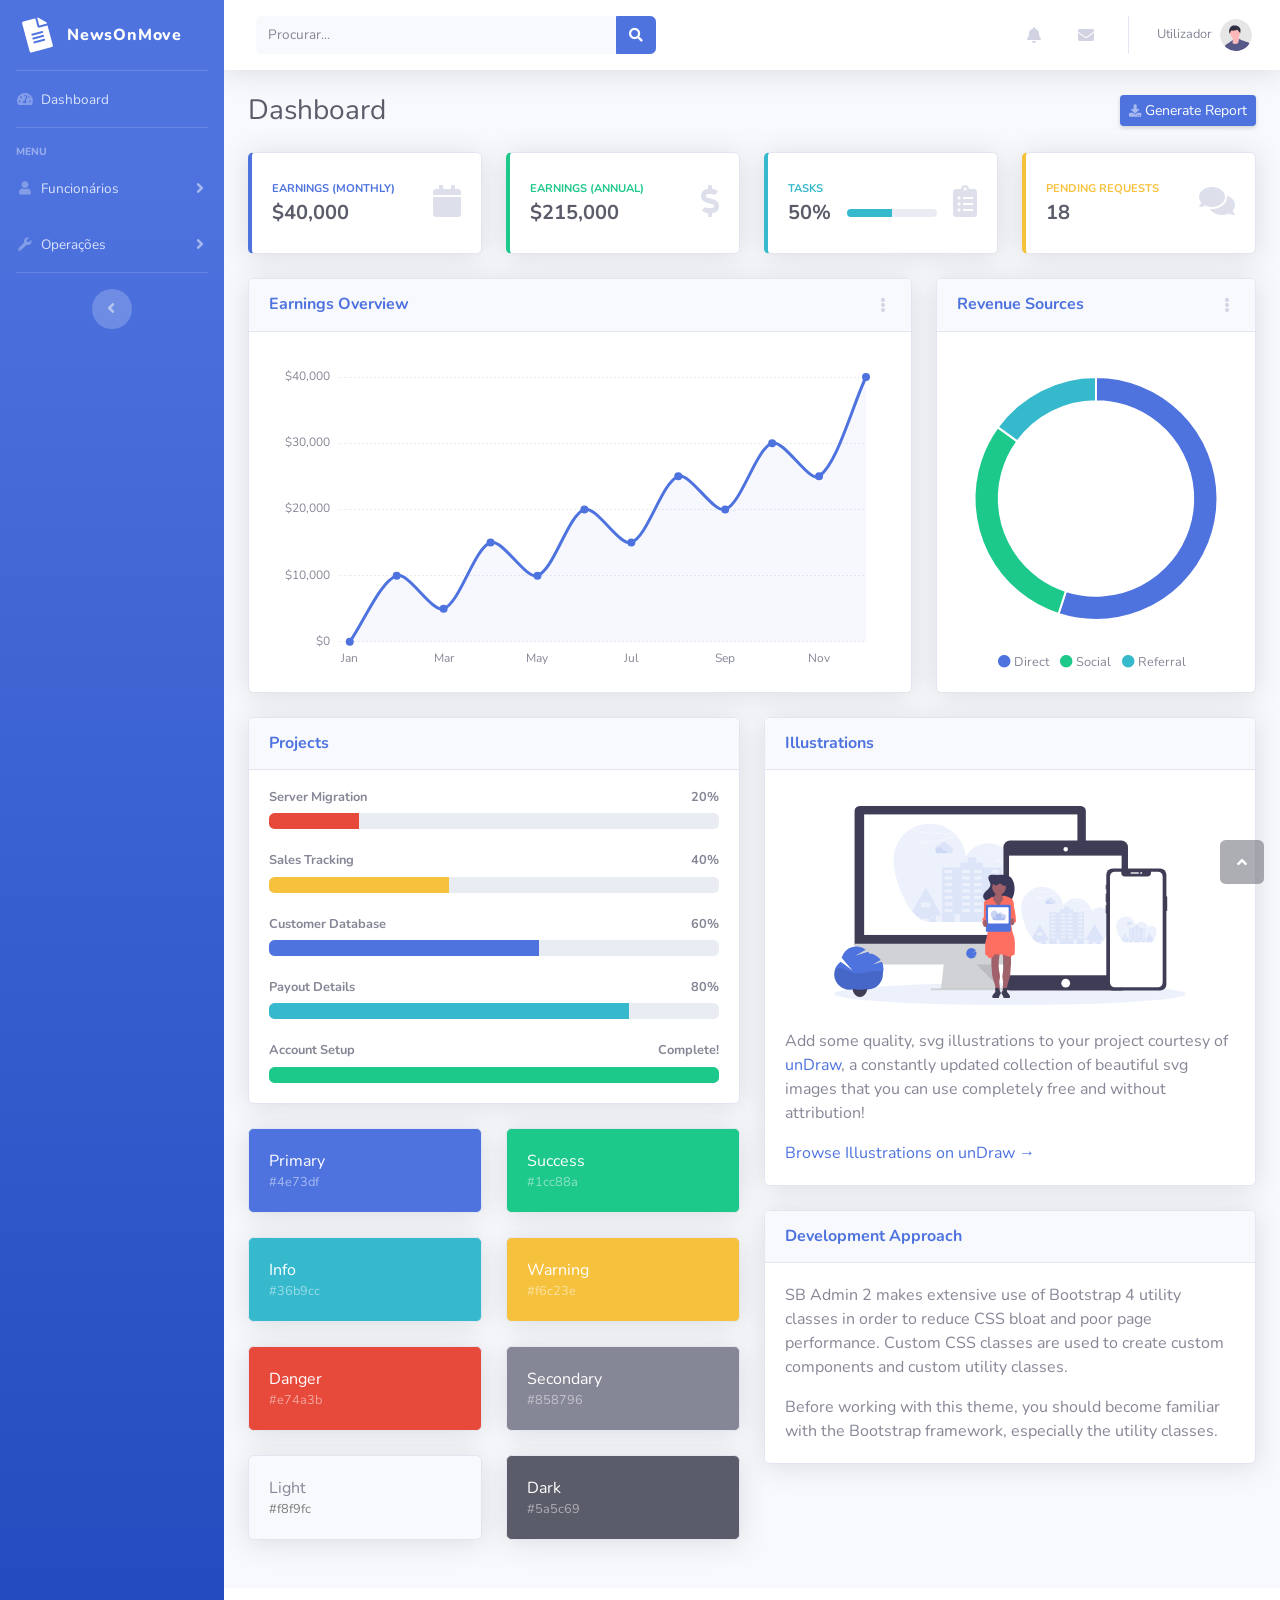
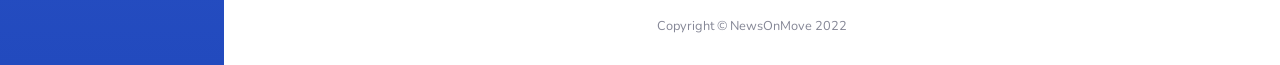
<file: Back-Office/index.html>
<!DOCTYPE html>
<html lang="pt">

<head>

    <meta charset="utf-8">
    <meta http-equiv="X-UA-Compatible" content="IE=edge">
    <meta name="viewport" content="width=device-width, initial-scale=1, shrink-to-fit=no">
    <meta name="description" content="">
    <meta name="author" content="">

    <title>NewsOnMove</title>

    <!-- Custom fonts for this template-->
    <link href="vendor/fontawesome-free/css/all.min.css" rel="stylesheet" type="text/css">
    <link
        href="https://fonts.googleapis.com/css?family=Nunito:200,200i,300,300i,400,400i,600,600i,700,700i,800,800i,900,900i"
        rel="stylesheet">

    <!-- Custom styles for this template-->
    <link href="css/sb-admin-2.min.css" rel="stylesheet">

</head>

<body id="page-top">

    <!-- Page Wrapper -->
    <div id="wrapper">

        <!-- Sidebar -->
        <ul class="navbar-nav bg-gradient-primary sidebar sidebar-dark accordion" id="accordionSidebar">

            <!-- Sidebar - Brand -->
            <a class="sidebar-brand d-flex align-items-center justify-content-center" href="index.html">
                <div class="sidebar-brand-icon rotate-n-15">
                    <i class="fas fa-file-alt"></i>
                </div>
                <div class="sidebar-brand-text mx-3">NewsOnMove</sup></div>
            </a>

            <!-- Divider -->
            <hr class="sidebar-divider my-0">

            <!-- Nav Item - Dashboard -->
            <li class="nav-item">
                <a class="nav-link" href="index.html">
                    <i class="fas fa-fw fa-tachometer-alt"></i>
                    <span>Dashboard</span></a>
            </li>

           <!-- Divider -->
           <hr class="sidebar-divider">

           <!-- Heading -->
           <div class="sidebar-heading">
               Menu
           </div>

           <!-- Nav Item - Funcionarios Collapse Menu -->
           <li class="nav-item">
               <a class="nav-link collapsed" href="#" data-toggle="collapse" data-target="#collapseTwo"
                   aria-expanded="true" aria-controls="collapseTwo">
                   <i class="fas fa-fw fa-user"></i>
                   <span>Funcionários</span>
               </a>
               <div id="collapseTwo" class="collapse" aria-labelledby="headingTwo" data-parent="#accordionSidebar">
                   <div class="bg-white py-2 collapse-inner rounded">
                       <a class="collapse-item" href="registoFunc.html">Registar</a>
                   </div>
               </div>
           </li>

           <!-- Nav Item - Operações Collapse Menu -->
           <li class="nav-item">
            <a class="nav-link collapsed" href="#" data-toggle="collapse" data-target="#collapseUtilities"
                aria-expanded="true" aria-controls="collapseUtilities">
                <i class="fas fa-fw fa-wrench"></i>
                <span>Operações</span>
            </a>
            <div id="collapseUtilities" class="collapse" aria-labelledby="headingUtilities"
                data-parent="#accordionSidebar">
                <div class="bg-white py-2 collapse-inner rounded">
                    <a class="collapse-item" href="blank.html">Registar</a>
                </div>
            </div>
        </li>

            <!-- Divider -->
            <hr class="sidebar-divider d-none d-md-block">

            <!-- Sidebar Toggler (Sidebar) -->
            <div class="text-center d-none d-md-inline">
                <button class="rounded-circle border-0" id="sidebarToggle"></button>
            </div>

        </ul>
        <!-- End of Sidebar -->

        <!-- Content Wrapper -->
        <div id="content-wrapper" class="d-flex flex-column">

            <!-- Main Content -->
            <div id="content">

                <!-- Topbar -->
                <nav class="navbar navbar-expand navbar-light bg-white topbar mb-4 static-top shadow">

                    <!-- Sidebar Toggle (Topbar) -->
                    <button id="sidebarToggleTop" class="btn btn-link d-md-none rounded-circle mr-3">
                        <i class="fa fa-bars"></i>
                    </button>

                    <!-- Topbar Search -->
                    <form
                        class="d-none d-sm-inline-block form-inline mr-auto ml-md-3 my-2 my-md-0 mw-100 navbar-search">
                        <div class="input-group">
                            <input type="text" class="form-control bg-light border-0 small" placeholder="Procurar..."
                                aria-label="Search" aria-describedby="basic-addon2">
                            <div class="input-group-append">
                                <button class="btn btn-primary" type="button">
                                    <i class="fas fa-search fa-sm"></i>
                                </button>
                            </div>
                        </div>
                    </form>

                    <!-- Topbar Navbar -->
                    <ul class="navbar-nav ml-auto">

                        <!-- Nav Item - Search Dropdown (Visible Only XS) -->
                        <li class="nav-item dropdown no-arrow d-sm-none">
                            <a class="nav-link dropdown-toggle" href="#" id="searchDropdown" role="button"
                                data-toggle="dropdown" aria-haspopup="true" aria-expanded="false">
                                <i class="fas fa-search fa-fw"></i>
                            </a>
                            <!-- Dropdown - Messages -->
                            <div class="dropdown-menu dropdown-menu-right p-3 shadow animated--grow-in"
                                aria-labelledby="searchDropdown">
                                <form class="form-inline mr-auto w-100 navbar-search">
                                    <div class="input-group">
                                        <input type="text" class="form-control bg-light border-0 small"
                                            placeholder="Procurar..." aria-label="Search"
                                            aria-describedby="basic-addon2">
                                        <div class="input-group-append">
                                            <button class="btn btn-primary" type="button">
                                                <i class="fas fa-search fa-sm"></i>
                                            </button>
                                        </div>
                                    </div>
                                </form>
                            </div>
                        </li>

                        <!-- Nav Item - Alerts -->
                        <li class="nav-item dropdown no-arrow mx-1">
                            <a class="nav-link dropdown-toggle" href="#" id="alertsDropdown" role="button"
                                data-toggle="dropdown" aria-haspopup="true" aria-expanded="false">
                                <i class="fas fa-bell fa-fw"></i>
                                <!-- Counter - Alerts -->
                                <span class="badge badge-danger badge-counter"></span>
                            </a>
                            <!-- Dropdown - Alerts -->
                            <div class="dropdown-list dropdown-menu dropdown-menu-right shadow animated--grow-in"
                                aria-labelledby="alertsDropdown">
                                <h6 class="dropdown-header">
                                    Centro de Alertas
                                </h6>
                                <a class="dropdown-item text-center small text-gray-500" href="#">Mais Alertas...</a>
                            </div>
                        </li>

                        <!-- Nav Item - Messages -->
                        <li class="nav-item dropdown no-arrow mx-1">
                            <a class="nav-link dropdown-toggle" href="#" id="messagesDropdown" role="button"
                                data-toggle="dropdown" aria-haspopup="true" aria-expanded="false">
                                <i class="fas fa-envelope fa-fw"></i>
                                <!-- Counter - Messages -->
                                <span class="badge badge-danger badge-counter"></span>
                            </a>
                            <!-- Dropdown - Messages -->
                            <div class="dropdown-list dropdown-menu dropdown-menu-right shadow animated--grow-in"
                                aria-labelledby="messagesDropdown">
                                <h6 class="dropdown-header">
                                    Centro de Mensagens
                                </h6>
                                <a class="dropdown-item text-center small text-gray-500" href="#">Mais Mensagens...</a>
                            </div>
                        </li>

                        <div class="topbar-divider d-none d-sm-block"></div>

                        <!-- Nav Item - User Information -->
                        <li class="nav-item dropdown no-arrow">
                            <a class="nav-link dropdown-toggle" href="#" id="userDropdown" role="button"
                                data-toggle="dropdown" aria-haspopup="true" aria-expanded="false">
                                <span class="mr-2 d-none d-lg-inline text-gray-600 small">Utilizador</span>
                                <img class="img-profile rounded-circle"
                                    src="img/undraw_profile.svg">
                            </a>
                            <!-- Dropdown - User Information -->
                            <div class="dropdown-menu dropdown-menu-right shadow animated--grow-in"
                                aria-labelledby="userDropdown">
                                <a class="dropdown-item" href="#">
                                    <i class="fas fa-user fa-sm fa-fw mr-2 text-gray-400"></i>
                                    Perfil
                                </a>
                                <a class="dropdown-item" href="#">
                                    <i class="fas fa-cogs fa-sm fa-fw mr-2 text-gray-400"></i>
                                    Definições
                                </a>
                                <a class="dropdown-item" href="#">
                                    <i class="fas fa-list fa-sm fa-fw mr-2 text-gray-400"></i>
                                    Registo de Atividades
                                </a>
                                <div class="dropdown-divider"></div>
                                <a class="dropdown-item" href="#" data-toggle="modal" data-target="#logoutModal">
                                    <i class="fas fa-sign-out-alt fa-sm fa-fw mr-2 text-gray-400"></i>
                                    Logout
                                </a>
                            </div>
                        </li>

                    </ul>

                </nav>
                <!-- End of Topbar -->

                <!-- Begin Page Content -->
                <div class="container-fluid">

                    <!-- Page Heading -->
                    <div class="d-sm-flex align-items-center justify-content-between mb-4">
                        <h1 class="h3 mb-0 text-gray-800">Dashboard</h1>
                        <a href="#" class="d-none d-sm-inline-block btn btn-sm btn-primary shadow-sm"><i
                                class="fas fa-download fa-sm text-white-50"></i> Generate Report</a>
                    </div>

                    <!-- Content Row -->
                    <div class="row">

                        <!-- Earnings (Monthly) Card Example -->
                        <div class="col-xl-3 col-md-6 mb-4">
                            <div class="card border-left-primary shadow h-100 py-2">
                                <div class="card-body">
                                    <div class="row no-gutters align-items-center">
                                        <div class="col mr-2">
                                            <div class="text-xs font-weight-bold text-primary text-uppercase mb-1">
                                                Earnings (Monthly)</div>
                                            <div class="h5 mb-0 font-weight-bold text-gray-800">$40,000</div>
                                        </div>
                                        <div class="col-auto">
                                            <i class="fas fa-calendar fa-2x text-gray-300"></i>
                                        </div>
                                    </div>
                                </div>
                            </div>
                        </div>

                        <!-- Earnings (Monthly) Card Example -->
                        <div class="col-xl-3 col-md-6 mb-4">
                            <div class="card border-left-success shadow h-100 py-2">
                                <div class="card-body">
                                    <div class="row no-gutters align-items-center">
                                        <div class="col mr-2">
                                            <div class="text-xs font-weight-bold text-success text-uppercase mb-1">
                                                Earnings (Annual)</div>
                                            <div class="h5 mb-0 font-weight-bold text-gray-800">$215,000</div>
                                        </div>
                                        <div class="col-auto">
                                            <i class="fas fa-dollar-sign fa-2x text-gray-300"></i>
                                        </div>
                                    </div>
                                </div>
                            </div>
                        </div>

                        <!-- Earnings (Monthly) Card Example -->
                        <div class="col-xl-3 col-md-6 mb-4">
                            <div class="card border-left-info shadow h-100 py-2">
                                <div class="card-body">
                                    <div class="row no-gutters align-items-center">
                                        <div class="col mr-2">
                                            <div class="text-xs font-weight-bold text-info text-uppercase mb-1">Tasks
                                            </div>
                                            <div class="row no-gutters align-items-center">
                                                <div class="col-auto">
                                                    <div class="h5 mb-0 mr-3 font-weight-bold text-gray-800">50%</div>
                                                </div>
                                                <div class="col">
                                                    <div class="progress progress-sm mr-2">
                                                        <div class="progress-bar bg-info" role="progressbar"
                                                            style="width: 50%" aria-valuenow="50" aria-valuemin="0"
                                                            aria-valuemax="100"></div>
                                                    </div>
                                                </div>
                                            </div>
                                        </div>
                                        <div class="col-auto">
                                            <i class="fas fa-clipboard-list fa-2x text-gray-300"></i>
                                        </div>
                                    </div>
                                </div>
                            </div>
                        </div>

                        <!-- Pending Requests Card Example -->
                        <div class="col-xl-3 col-md-6 mb-4">
                            <div class="card border-left-warning shadow h-100 py-2">
                                <div class="card-body">
                                    <div class="row no-gutters align-items-center">
                                        <div class="col mr-2">
                                            <div class="text-xs font-weight-bold text-warning text-uppercase mb-1">
                                                Pending Requests</div>
                                            <div class="h5 mb-0 font-weight-bold text-gray-800">18</div>
                                        </div>
                                        <div class="col-auto">
                                            <i class="fas fa-comments fa-2x text-gray-300"></i>
                                        </div>
                                    </div>
                                </div>
                            </div>
                        </div>
                    </div>

                    <!-- Content Row -->

                    <div class="row">

                        <!-- Area Chart -->
                        <div class="col-xl-8 col-lg-7">
                            <div class="card shadow mb-4">
                                <!-- Card Header - Dropdown -->
                                <div
                                    class="card-header py-3 d-flex flex-row align-items-center justify-content-between">
                                    <h6 class="m-0 font-weight-bold text-primary">Earnings Overview</h6>
                                    <div class="dropdown no-arrow">
                                        <a class="dropdown-toggle" href="#" role="button" id="dropdownMenuLink"
                                            data-toggle="dropdown" aria-haspopup="true" aria-expanded="false">
                                            <i class="fas fa-ellipsis-v fa-sm fa-fw text-gray-400"></i>
                                        </a>
                                        <div class="dropdown-menu dropdown-menu-right shadow animated--fade-in"
                                            aria-labelledby="dropdownMenuLink">
                                            <div class="dropdown-header">Dropdown Header:</div>
                                            <a class="dropdown-item" href="#">Action</a>
                                            <a class="dropdown-item" href="#">Another action</a>
                                            <div class="dropdown-divider"></div>
                                            <a class="dropdown-item" href="#">Something else here</a>
                                        </div>
                                    </div>
                                </div>
                                <!-- Card Body -->
                                <div class="card-body">
                                    <div class="chart-area">
                                        <canvas id="myAreaChart"></canvas>
                                    </div>
                                </div>
                            </div>
                        </div>

                        <!-- Pie Chart -->
                        <div class="col-xl-4 col-lg-5">
                            <div class="card shadow mb-4">
                                <!-- Card Header - Dropdown -->
                                <div
                                    class="card-header py-3 d-flex flex-row align-items-center justify-content-between">
                                    <h6 class="m-0 font-weight-bold text-primary">Revenue Sources</h6>
                                    <div class="dropdown no-arrow">
                                        <a class="dropdown-toggle" href="#" role="button" id="dropdownMenuLink"
                                            data-toggle="dropdown" aria-haspopup="true" aria-expanded="false">
                                            <i class="fas fa-ellipsis-v fa-sm fa-fw text-gray-400"></i>
                                        </a>
                                        <div class="dropdown-menu dropdown-menu-right shadow animated--fade-in"
                                            aria-labelledby="dropdownMenuLink">
                                            <div class="dropdown-header">Dropdown Header:</div>
                                            <a class="dropdown-item" href="#">Action</a>
                                            <a class="dropdown-item" href="#">Another action</a>
                                            <div class="dropdown-divider"></div>
                                            <a class="dropdown-item" href="#">Something else here</a>
                                        </div>
                                    </div>
                                </div>
                                <!-- Card Body -->
                                <div class="card-body">
                                    <div class="chart-pie pt-4 pb-2">
                                        <canvas id="myPieChart"></canvas>
                                    </div>
                                    <div class="mt-4 text-center small">
                                        <span class="mr-2">
                                            <i class="fas fa-circle text-primary"></i> Direct
                                        </span>
                                        <span class="mr-2">
                                            <i class="fas fa-circle text-success"></i> Social
                                        </span>
                                        <span class="mr-2">
                                            <i class="fas fa-circle text-info"></i> Referral
                                        </span>
                                    </div>
                                </div>
                            </div>
                        </div>
                    </div>

                    <!-- Content Row -->
                    <div class="row">

                        <!-- Content Column -->
                        <div class="col-lg-6 mb-4">

                            <!-- Project Card Example -->
                            <div class="card shadow mb-4">
                                <div class="card-header py-3">
                                    <h6 class="m-0 font-weight-bold text-primary">Projects</h6>
                                </div>
                                <div class="card-body">
                                    <h4 class="small font-weight-bold">Server Migration <span
                                            class="float-right">20%</span></h4>
                                    <div class="progress mb-4">
                                        <div class="progress-bar bg-danger" role="progressbar" style="width: 20%"
                                            aria-valuenow="20" aria-valuemin="0" aria-valuemax="100"></div>
                                    </div>
                                    <h4 class="small font-weight-bold">Sales Tracking <span
                                            class="float-right">40%</span></h4>
                                    <div class="progress mb-4">
                                        <div class="progress-bar bg-warning" role="progressbar" style="width: 40%"
                                            aria-valuenow="40" aria-valuemin="0" aria-valuemax="100"></div>
                                    </div>
                                    <h4 class="small font-weight-bold">Customer Database <span
                                            class="float-right">60%</span></h4>
                                    <div class="progress mb-4">
                                        <div class="progress-bar" role="progressbar" style="width: 60%"
                                            aria-valuenow="60" aria-valuemin="0" aria-valuemax="100"></div>
                                    </div>
                                    <h4 class="small font-weight-bold">Payout Details <span
                                            class="float-right">80%</span></h4>
                                    <div class="progress mb-4">
                                        <div class="progress-bar bg-info" role="progressbar" style="width: 80%"
                                            aria-valuenow="80" aria-valuemin="0" aria-valuemax="100"></div>
                                    </div>
                                    <h4 class="small font-weight-bold">Account Setup <span
                                            class="float-right">Complete!</span></h4>
                                    <div class="progress">
                                        <div class="progress-bar bg-success" role="progressbar" style="width: 100%"
                                            aria-valuenow="100" aria-valuemin="0" aria-valuemax="100"></div>
                                    </div>
                                </div>
                            </div>

                            <!-- Color System -->
                            <div class="row">
                                <div class="col-lg-6 mb-4">
                                    <div class="card bg-primary text-white shadow">
                                        <div class="card-body">
                                            Primary
                                            <div class="text-white-50 small">#4e73df</div>
                                        </div>
                                    </div>
                                </div>
                                <div class="col-lg-6 mb-4">
                                    <div class="card bg-success text-white shadow">
                                        <div class="card-body">
                                            Success
                                            <div class="text-white-50 small">#1cc88a</div>
                                        </div>
                                    </div>
                                </div>
                                <div class="col-lg-6 mb-4">
                                    <div class="card bg-info text-white shadow">
                                        <div class="card-body">
                                            Info
                                            <div class="text-white-50 small">#36b9cc</div>
                                        </div>
                                    </div>
                                </div>
                                <div class="col-lg-6 mb-4">
                                    <div class="card bg-warning text-white shadow">
                                        <div class="card-body">
                                            Warning
                                            <div class="text-white-50 small">#f6c23e</div>
                                        </div>
                                    </div>
                                </div>
                                <div class="col-lg-6 mb-4">
                                    <div class="card bg-danger text-white shadow">
                                        <div class="card-body">
                                            Danger
                                            <div class="text-white-50 small">#e74a3b</div>
                                        </div>
                                    </div>
                                </div>
                                <div class="col-lg-6 mb-4">
                                    <div class="card bg-secondary text-white shadow">
                                        <div class="card-body">
                                            Secondary
                                            <div class="text-white-50 small">#858796</div>
                                        </div>
                                    </div>
                                </div>
                                <div class="col-lg-6 mb-4">
                                    <div class="card bg-light text-black shadow">
                                        <div class="card-body">
                                            Light
                                            <div class="text-black-50 small">#f8f9fc</div>
                                        </div>
                                    </div>
                                </div>
                                <div class="col-lg-6 mb-4">
                                    <div class="card bg-dark text-white shadow">
                                        <div class="card-body">
                                            Dark
                                            <div class="text-white-50 small">#5a5c69</div>
                                        </div>
                                    </div>
                                </div>
                            </div>

                        </div>

                        <div class="col-lg-6 mb-4">

                            <!-- Illustrations -->
                            <div class="card shadow mb-4">
                                <div class="card-header py-3">
                                    <h6 class="m-0 font-weight-bold text-primary">Illustrations</h6>
                                </div>
                                <div class="card-body">
                                    <div class="text-center">
                                        <img class="img-fluid px-3 px-sm-4 mt-3 mb-4" style="width: 25rem;"
                                            src="img/undraw_posting_photo.svg" alt="...">
                                    </div>
                                    <p>Add some quality, svg illustrations to your project courtesy of <a
                                            target="_blank" rel="nofollow" href="https://undraw.co/">unDraw</a>, a
                                        constantly updated collection of beautiful svg images that you can use
                                        completely free and without attribution!</p>
                                    <a target="_blank" rel="nofollow" href="https://undraw.co/">Browse Illustrations on
                                        unDraw &rarr;</a>
                                </div>
                            </div>

                            <!-- Approach -->
                            <div class="card shadow mb-4">
                                <div class="card-header py-3">
                                    <h6 class="m-0 font-weight-bold text-primary">Development Approach</h6>
                                </div>
                                <div class="card-body">
                                    <p>SB Admin 2 makes extensive use of Bootstrap 4 utility classes in order to reduce
                                        CSS bloat and poor page performance. Custom CSS classes are used to create
                                        custom components and custom utility classes.</p>
                                    <p class="mb-0">Before working with this theme, you should become familiar with the
                                        Bootstrap framework, especially the utility classes.</p>
                                </div>
                            </div>

                        </div>
                    </div>

                </div>
                <!-- /.container-fluid -->

            </div>
            <!-- End of Main Content -->

            <!-- Footer -->
            <footer class="sticky-footer bg-white">
                <div class="container my-auto">
                    <div class="copyright text-center my-auto">
                        <span>Copyright &copy; NewsOnMove 2022</span>
                    </div>
                </div>
            </footer>
            <!-- End of Footer -->

        </div>
        <!-- End of Content Wrapper -->

    </div>
    <!-- End of Page Wrapper -->

    <!-- Scroll to Top Button-->
    <a class="scroll-to-top rounded" href="#page-top">
        <i class="fas fa-angle-up"></i>
    </a>

    <!-- Logout Modal-->
    <div class="modal fade" id="logoutModal" tabindex="-1" role="dialog" aria-labelledby="exampleModalLabel"
        aria-hidden="true">
        <div class="modal-dialog" role="document">
            <div class="modal-content">
                <div class="modal-header">
                    <h5 class="modal-title" id="exampleModalLabel">Ready to Leave?</h5>
                    <button class="close" type="button" data-dismiss="modal" aria-label="Close">
                        <span aria-hidden="true">×</span>
                    </button>
                </div>
                <div class="modal-body">Select "Logout" below if you are ready to end your current session.</div>
                <div class="modal-footer">
                    <button class="btn btn-secondary" type="button" data-dismiss="modal">Cancel</button>
                    <a class="btn btn-primary" href="login.html">Logout</a>
                </div>
            </div>
        </div>
    </div>

    <!-- Bootstrap core JavaScript-->
    <script src="vendor/jquery/jquery.min.js"></script>
    <script src="vendor/bootstrap/js/bootstrap.bundle.min.js"></script>

    <!-- Core plugin JavaScript-->
    <script src="vendor/jquery-easing/jquery.easing.min.js"></script>

    <!-- Custom scripts for all pages-->
    <script src="js/sb-admin-2.min.js"></script>

    <!-- Page level plugins -->
    <script src="vendor/chart.js/Chart.min.js"></script>

    <!-- Page level custom scripts -->
    <script src="js/demo/chart-area-demo.js"></script>
    <script src="js/demo/chart-pie-demo.js"></script>

</body>

</html>
</file>
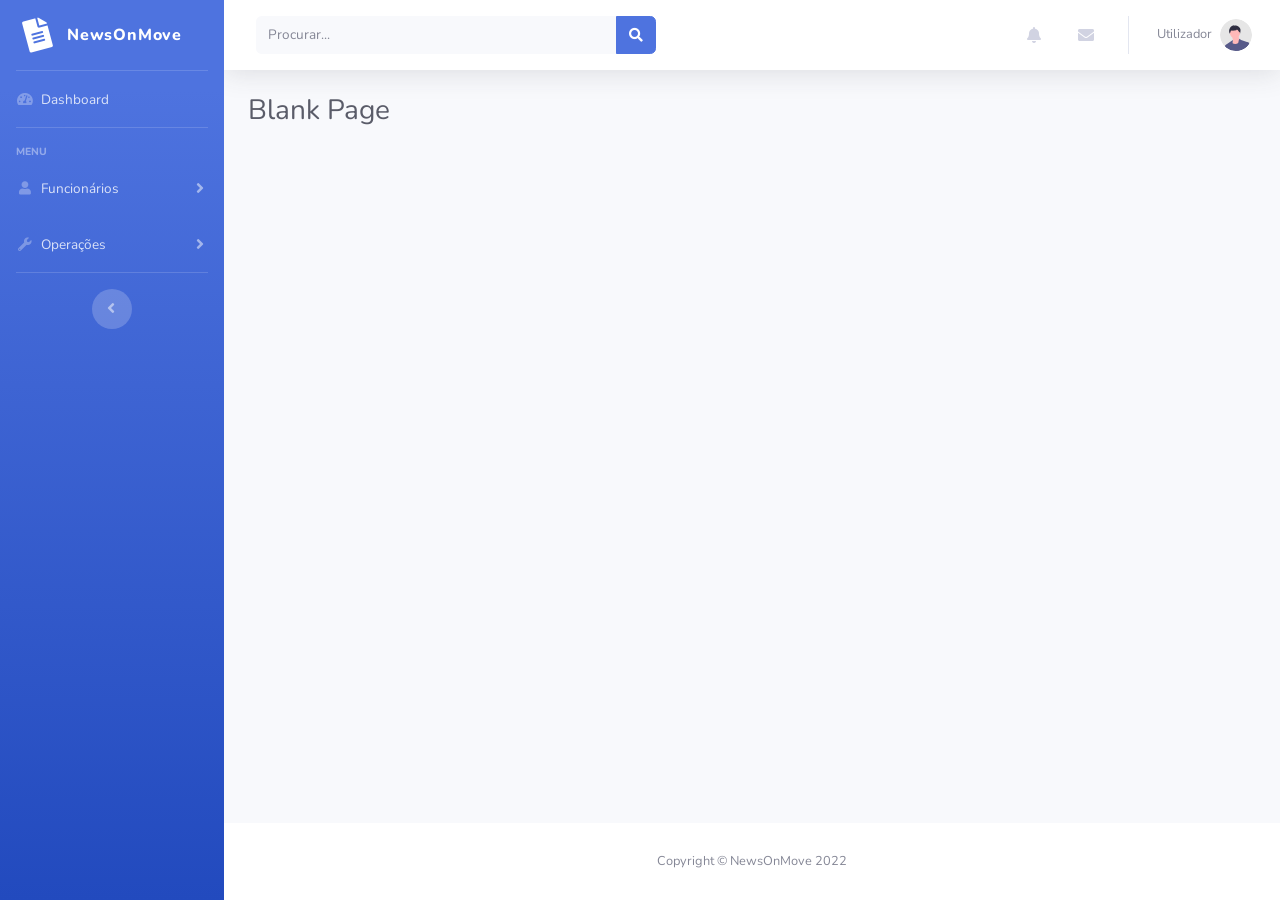
<file: Back-Office/blank.html>
<!DOCTYPE html>
<html lang="pt">

<head>

    <meta charset="utf-8">
    <meta http-equiv="X-UA-Compatible" content="IE=edge">
    <meta name="viewport" content="width=device-width, initial-scale=1, shrink-to-fit=no">
    <meta name="description" content="">
    <meta name="author" content="">

    <title>NewsOnMove</title>

    <!-- Custom fonts for this template-->
    <link href="vendor/fontawesome-free/css/all.min.css" rel="stylesheet" type="text/css">
    <link
        href="https://fonts.googleapis.com/css?family=Nunito:200,200i,300,300i,400,400i,600,600i,700,700i,800,800i,900,900i"
        rel="stylesheet">

    <!-- Custom styles for this template-->
    <link href="css/sb-admin-2.min.css" rel="stylesheet">

</head>

<body id="page-top">

    <!-- Page Wrapper -->
    <div id="wrapper">

        <!-- Sidebar -->
        <ul class="navbar-nav bg-gradient-primary sidebar sidebar-dark accordion" id="accordionSidebar">

            <!-- Sidebar - Brand -->
            <a class="sidebar-brand d-flex align-items-center justify-content-center" href="index.html">
                <div class="sidebar-brand-icon rotate-n-15">
                    <i class="fas fa-file-alt"></i>
                </div>
                <div class="sidebar-brand-text mx-3">NewsOnMove</sup></div>
            </a>

            <!-- Divider -->
            <hr class="sidebar-divider my-0">

            <!-- Nav Item - Dashboard -->
            <li class="nav-item">
                <a class="nav-link" href="index.html">
                    <i class="fas fa-fw fa-tachometer-alt"></i>
                    <span>Dashboard</span></a>
            </li>

           <!-- Divider -->
           <hr class="sidebar-divider">

           <!-- Heading -->
           <div class="sidebar-heading">
               Menu
           </div>

           <!-- Nav Item - Funcionarios Collapse Menu -->
           <li class="nav-item">
               <a class="nav-link collapsed" href="#" data-toggle="collapse" data-target="#collapseTwo"
                   aria-expanded="true" aria-controls="collapseTwo">
                   <i class="fas fa-fw fa-user"></i>
                   <span>Funcionários</span>
               </a>
               <div id="collapseTwo" class="collapse" aria-labelledby="headingTwo" data-parent="#accordionSidebar">
                   <div class="bg-white py-2 collapse-inner rounded">
                       <a class="collapse-item" href="registoFunc.html">Registar</a>
                   </div>
               </div>
           </li>

           <!-- Nav Item - Operações Collapse Menu -->
           <li class="nav-item">
            <a class="nav-link collapsed" href="#" data-toggle="collapse" data-target="#collapseUtilities"
                aria-expanded="true" aria-controls="collapseUtilities">
                <i class="fas fa-fw fa-wrench"></i>
                <span>Operações</span>
            </a>
            <div id="collapseUtilities" class="collapse" aria-labelledby="headingUtilities"
                data-parent="#accordionSidebar">
                <div class="bg-white py-2 collapse-inner rounded">
                    <a class="collapse-item" href="blank.html">Registar</a>
                </div>
            </div>
            </li>

            <!-- Divider -->
            <hr class="sidebar-divider d-none d-md-block">

            <!-- Sidebar Toggler (Sidebar) -->
            <div class="text-center d-none d-md-inline">
                <button class="rounded-circle border-0" id="sidebarToggle"></button>
            </div>

        </ul>
        <!-- End of Sidebar -->

        <!-- Content Wrapper -->
        <div id="content-wrapper" class="d-flex flex-column">

            <!-- Main Content -->
            <div id="content">

                <!-- Topbar -->
                <nav class="navbar navbar-expand navbar-light bg-white topbar mb-4 static-top shadow">

                    <!-- Sidebar Toggle (Topbar) -->
                    <button id="sidebarToggleTop" class="btn btn-link d-md-none rounded-circle mr-3">
                        <i class="fa fa-bars"></i>
                    </button>

                    <!-- Topbar Search -->
                    <form
                        class="d-none d-sm-inline-block form-inline mr-auto ml-md-3 my-2 my-md-0 mw-100 navbar-search">
                        <div class="input-group">
                            <input type="text" class="form-control bg-light border-0 small" placeholder="Procurar..."
                                aria-label="Search" aria-describedby="basic-addon2">
                            <div class="input-group-append">
                                <button class="btn btn-primary" type="button">
                                    <i class="fas fa-search fa-sm"></i>
                                </button>
                            </div>
                        </div>
                    </form>

                    <!-- Topbar Navbar -->
                    <ul class="navbar-nav ml-auto">

                        <!-- Nav Item - Search Dropdown (Visible Only XS) -->
                        <li class="nav-item dropdown no-arrow d-sm-none">
                            <a class="nav-link dropdown-toggle" href="#" id="searchDropdown" role="button"
                                data-toggle="dropdown" aria-haspopup="true" aria-expanded="false">
                                <i class="fas fa-search fa-fw"></i>
                            </a>
                            <!-- Dropdown - Messages -->
                            <div class="dropdown-menu dropdown-menu-right p-3 shadow animated--grow-in"
                                aria-labelledby="searchDropdown">
                                <form class="form-inline mr-auto w-100 navbar-search">
                                    <div class="input-group">
                                        <input type="text" class="form-control bg-light border-0 small"
                                            placeholder="Procurar..." aria-label="Search"
                                            aria-describedby="basic-addon2">
                                        <div class="input-group-append">
                                            <button class="btn btn-primary" type="button">
                                                <i class="fas fa-search fa-sm"></i>
                                            </button>
                                        </div>
                                    </div>
                                </form>
                            </div>
                        </li>

                        <!-- Nav Item - Alerts -->
                        <li class="nav-item dropdown no-arrow mx-1">
                            <a class="nav-link dropdown-toggle" href="#" id="alertsDropdown" role="button"
                                data-toggle="dropdown" aria-haspopup="true" aria-expanded="false">
                                <i class="fas fa-bell fa-fw"></i>
                                <!-- Counter - Alerts -->
                                <span class="badge badge-danger badge-counter"></span>
                            </a>
                            <!-- Dropdown - Alerts -->
                            <div class="dropdown-list dropdown-menu dropdown-menu-right shadow animated--grow-in"
                                aria-labelledby="alertsDropdown">
                                <h6 class="dropdown-header">
                                    Centro de Alertas
                                </h6>
                                <a class="dropdown-item text-center small text-gray-500" href="#">Mais Alertas...</a>
                            </div>
                        </li>

                        <!-- Nav Item - Messages -->
                        <li class="nav-item dropdown no-arrow mx-1">
                            <a class="nav-link dropdown-toggle" href="#" id="messagesDropdown" role="button"
                                data-toggle="dropdown" aria-haspopup="true" aria-expanded="false">
                                <i class="fas fa-envelope fa-fw"></i>
                                <!-- Counter - Messages -->
                                <span class="badge badge-danger badge-counter"></span>
                            </a>
                            <!-- Dropdown - Messages -->
                            <div class="dropdown-list dropdown-menu dropdown-menu-right shadow animated--grow-in"
                                aria-labelledby="messagesDropdown">
                                <h6 class="dropdown-header">
                                    Centro de Mensagens
                                </h6>
                                <a class="dropdown-item text-center small text-gray-500" href="#">Mais Mensagens...</a>
                            </div>
                        </li>

                        <div class="topbar-divider d-none d-sm-block"></div>

                        <!-- Nav Item - User Information -->
                        <li class="nav-item dropdown no-arrow">
                            <a class="nav-link dropdown-toggle" href="#" id="userDropdown" role="button"
                                data-toggle="dropdown" aria-haspopup="true" aria-expanded="false">
                                <span class="mr-2 d-none d-lg-inline text-gray-600 small">Utilizador</span>
                                <img class="img-profile rounded-circle"
                                    src="img/undraw_profile.svg">
                            </a>
                            <!-- Dropdown - User Information -->
                            <div class="dropdown-menu dropdown-menu-right shadow animated--grow-in"
                                aria-labelledby="userDropdown">
                                <a class="dropdown-item" href="#">
                                    <i class="fas fa-user fa-sm fa-fw mr-2 text-gray-400"></i>
                                    Perfil
                                </a>
                                <a class="dropdown-item" href="#">
                                    <i class="fas fa-cogs fa-sm fa-fw mr-2 text-gray-400"></i>
                                    Definições
                                </a>
                                <a class="dropdown-item" href="#">
                                    <i class="fas fa-list fa-sm fa-fw mr-2 text-gray-400"></i>
                                    Registo de Atividades
                                </a>
                                <div class="dropdown-divider"></div>
                                <a class="dropdown-item" href="#" data-toggle="modal" data-target="#logoutModal">
                                    <i class="fas fa-sign-out-alt fa-sm fa-fw mr-2 text-gray-400"></i>
                                    Logout
                                </a>
                            </div>
                        </li>

                    </ul>

                </nav>
                <!-- End of Topbar -->

                <!-- Begin Page Content -->
                <div class="container-fluid">

                    <!-- Page Heading -->
                    <h1 class="h3 mb-4 text-gray-800">Blank Page</h1>

                </div>
                <!-- /.container-fluid -->

            </div>
            <!-- End of Main Content -->

            <!-- Footer -->
            <footer class="sticky-footer bg-white">
                <div class="container my-auto">
                    <div class="copyright text-center my-auto">
                        <span>Copyright &copy; NewsOnMove 2022</span>
                    </div>
                </div>
            </footer>
            <!-- End of Footer -->

        </div>
        <!-- End of Content Wrapper -->

    </div>
    <!-- End of Page Wrapper -->

    <!-- Scroll to Top Button-->
    <a class="scroll-to-top rounded" href="#page-top">
        <i class="fas fa-angle-up"></i>
    </a>

    <!-- Logout Modal-->
    <div class="modal fade" id="logoutModal" tabindex="-1" role="dialog" aria-labelledby="exampleModalLabel"
        aria-hidden="true">
        <div class="modal-dialog" role="document">
            <div class="modal-content">
                <div class="modal-header">
                    <h5 class="modal-title" id="exampleModalLabel">Ready to Leave?</h5>
                    <button class="close" type="button" data-dismiss="modal" aria-label="Close">
                        <span aria-hidden="true">×</span>
                    </button>
                </div>
                <div class="modal-body">Select "Logout" below if you are ready to end your current session.</div>
                <div class="modal-footer">
                    <button class="btn btn-secondary" type="button" data-dismiss="modal">Cancel</button>
                    <a class="btn btn-primary" href="login.html">Logout</a>
                </div>
            </div>
        </div>
    </div>

    <!-- Bootstrap core JavaScript-->
    <script src="vendor/jquery/jquery.min.js"></script>
    <script src="vendor/bootstrap/js/bootstrap.bundle.min.js"></script>

    <!-- Core plugin JavaScript-->
    <script src="vendor/jquery-easing/jquery.easing.min.js"></script>

    <!-- Custom scripts for all pages-->
    <script src="js/sb-admin-2.min.js"></script>

</body>

</html>
</file>
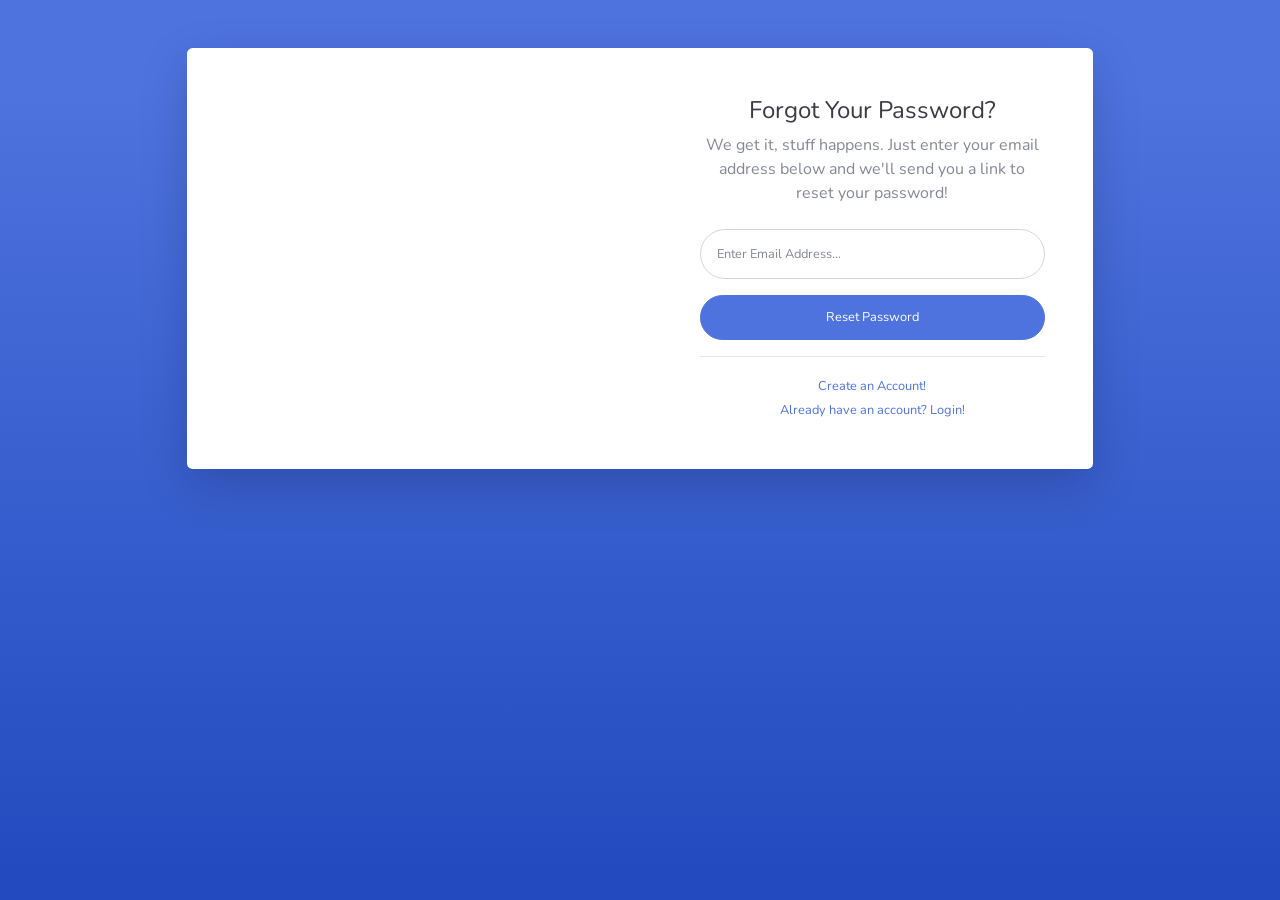
<file: Back-Office/forgot-password.html>
<!DOCTYPE html>
<html lang="en">

<head>

    <meta charset="utf-8">
    <meta http-equiv="X-UA-Compatible" content="IE=edge">
    <meta name="viewport" content="width=device-width, initial-scale=1, shrink-to-fit=no">
    <meta name="description" content="">
    <meta name="author" content="">

    <title>SB Admin 2 - Forgot Password</title>

    <!-- Custom fonts for this template-->
    <link href="vendor/fontawesome-free/css/all.min.css" rel="stylesheet" type="text/css">
    <link
        href="https://fonts.googleapis.com/css?family=Nunito:200,200i,300,300i,400,400i,600,600i,700,700i,800,800i,900,900i"
        rel="stylesheet">

    <!-- Custom styles for this template-->
    <link href="css/sb-admin-2.min.css" rel="stylesheet">

</head>

<body class="bg-gradient-primary">

    <div class="container">

        <!-- Outer Row -->
        <div class="row justify-content-center">

            <div class="col-xl-10 col-lg-12 col-md-9">

                <div class="card o-hidden border-0 shadow-lg my-5">
                    <div class="card-body p-0">
                        <!-- Nested Row within Card Body -->
                        <div class="row">
                            <div class="col-lg-6 d-none d-lg-block bg-password-image"></div>
                            <div class="col-lg-6">
                                <div class="p-5">
                                    <div class="text-center">
                                        <h1 class="h4 text-gray-900 mb-2">Forgot Your Password?</h1>
                                        <p class="mb-4">We get it, stuff happens. Just enter your email address below
                                            and we'll send you a link to reset your password!</p>
                                    </div>
                                    <form class="user">
                                        <div class="form-group">
                                            <input type="email" class="form-control form-control-user"
                                                id="exampleInputEmail" aria-describedby="emailHelp"
                                                placeholder="Enter Email Address...">
                                        </div>
                                        <a href="login.html" class="btn btn-primary btn-user btn-block">
                                            Reset Password
                                        </a>
                                    </form>
                                    <hr>
                                    <div class="text-center">
                                        <a class="small" href="register.html">Create an Account!</a>
                                    </div>
                                    <div class="text-center">
                                        <a class="small" href="login.html">Already have an account? Login!</a>
                                    </div>
                                </div>
                            </div>
                        </div>
                    </div>
                </div>

            </div>

        </div>

    </div>

    <!-- Bootstrap core JavaScript-->
    <script src="vendor/jquery/jquery.min.js"></script>
    <script src="vendor/bootstrap/js/bootstrap.bundle.min.js"></script>

    <!-- Core plugin JavaScript-->
    <script src="vendor/jquery-easing/jquery.easing.min.js"></script>

    <!-- Custom scripts for all pages-->
    <script src="js/sb-admin-2.min.js"></script>

</body>

</html>
</file>
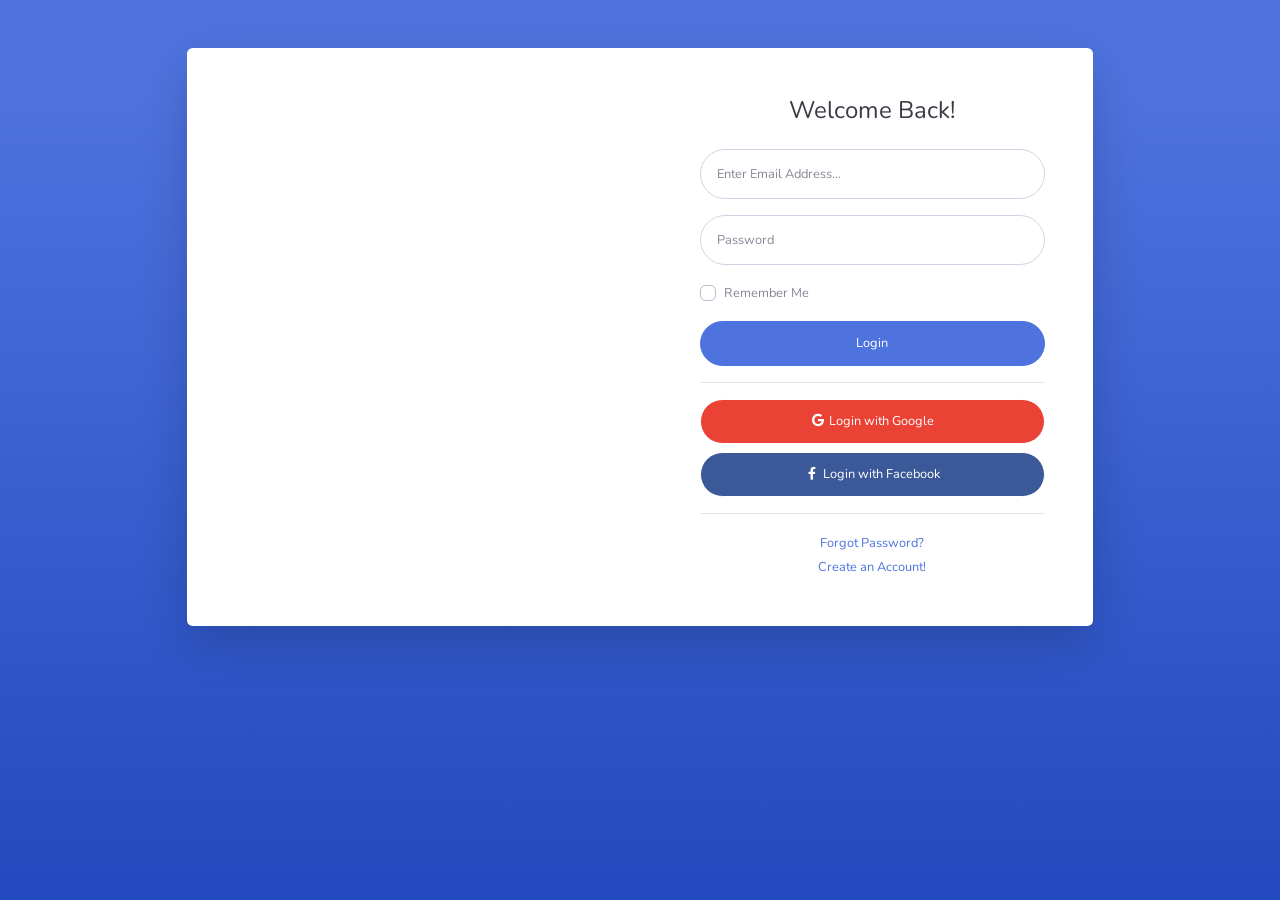
<file: Back-Office/login.html>
<!DOCTYPE html>
<html lang="en">

<head>

    <meta charset="utf-8">
    <meta http-equiv="X-UA-Compatible" content="IE=edge">
    <meta name="viewport" content="width=device-width, initial-scale=1, shrink-to-fit=no">
    <meta name="description" content="">
    <meta name="author" content="">

    <title>SB Admin 2 - Login</title>

    <!-- Custom fonts for this template-->
    <link href="vendor/fontawesome-free/css/all.min.css" rel="stylesheet" type="text/css">
    <link
        href="https://fonts.googleapis.com/css?family=Nunito:200,200i,300,300i,400,400i,600,600i,700,700i,800,800i,900,900i"
        rel="stylesheet">

    <!-- Custom styles for this template-->
    <link href="css/sb-admin-2.min.css" rel="stylesheet">

</head>

<body class="bg-gradient-primary">

    <div class="container">

        <!-- Outer Row -->
        <div class="row justify-content-center">

            <div class="col-xl-10 col-lg-12 col-md-9">

                <div class="card o-hidden border-0 shadow-lg my-5">
                    <div class="card-body p-0">
                        <!-- Nested Row within Card Body -->
                        <div class="row">
                            <div class="col-lg-6 d-none d-lg-block bg-login-image"></div>
                            <div class="col-lg-6">
                                <div class="p-5">
                                    <div class="text-center">
                                        <h1 class="h4 text-gray-900 mb-4">Welcome Back!</h1>
                                    </div>
                                    <form class="user">
                                        <div class="form-group">
                                            <input type="email" class="form-control form-control-user"
                                                id="exampleInputEmail" aria-describedby="emailHelp"
                                                placeholder="Enter Email Address...">
                                        </div>
                                        <div class="form-group">
                                            <input type="password" class="form-control form-control-user"
                                                id="exampleInputPassword" placeholder="Password">
                                        </div>
                                        <div class="form-group">
                                            <div class="custom-control custom-checkbox small">
                                                <input type="checkbox" class="custom-control-input" id="customCheck">
                                                <label class="custom-control-label" for="customCheck">Remember
                                                    Me</label>
                                            </div>
                                        </div>
                                        <a href="index.html" class="btn btn-primary btn-user btn-block">
                                            Login
                                        </a>
                                        <hr>
                                        <a href="index.html" class="btn btn-google btn-user btn-block">
                                            <i class="fab fa-google fa-fw"></i> Login with Google
                                        </a>
                                        <a href="index.html" class="btn btn-facebook btn-user btn-block">
                                            <i class="fab fa-facebook-f fa-fw"></i> Login with Facebook
                                        </a>
                                    </form>
                                    <hr>
                                    <div class="text-center">
                                        <a class="small" href="forgot-password.html">Forgot Password?</a>
                                    </div>
                                    <div class="text-center">
                                        <a class="small" href="register.html">Create an Account!</a>
                                    </div>
                                </div>
                            </div>
                        </div>
                    </div>
                </div>

            </div>

        </div>

    </div>

    <!-- Bootstrap core JavaScript-->
    <script src="vendor/jquery/jquery.min.js"></script>
    <script src="vendor/bootstrap/js/bootstrap.bundle.min.js"></script>

    <!-- Core plugin JavaScript-->
    <script src="vendor/jquery-easing/jquery.easing.min.js"></script>

    <!-- Custom scripts for all pages-->
    <script src="js/sb-admin-2.min.js"></script>

</body>

</html>
</file>
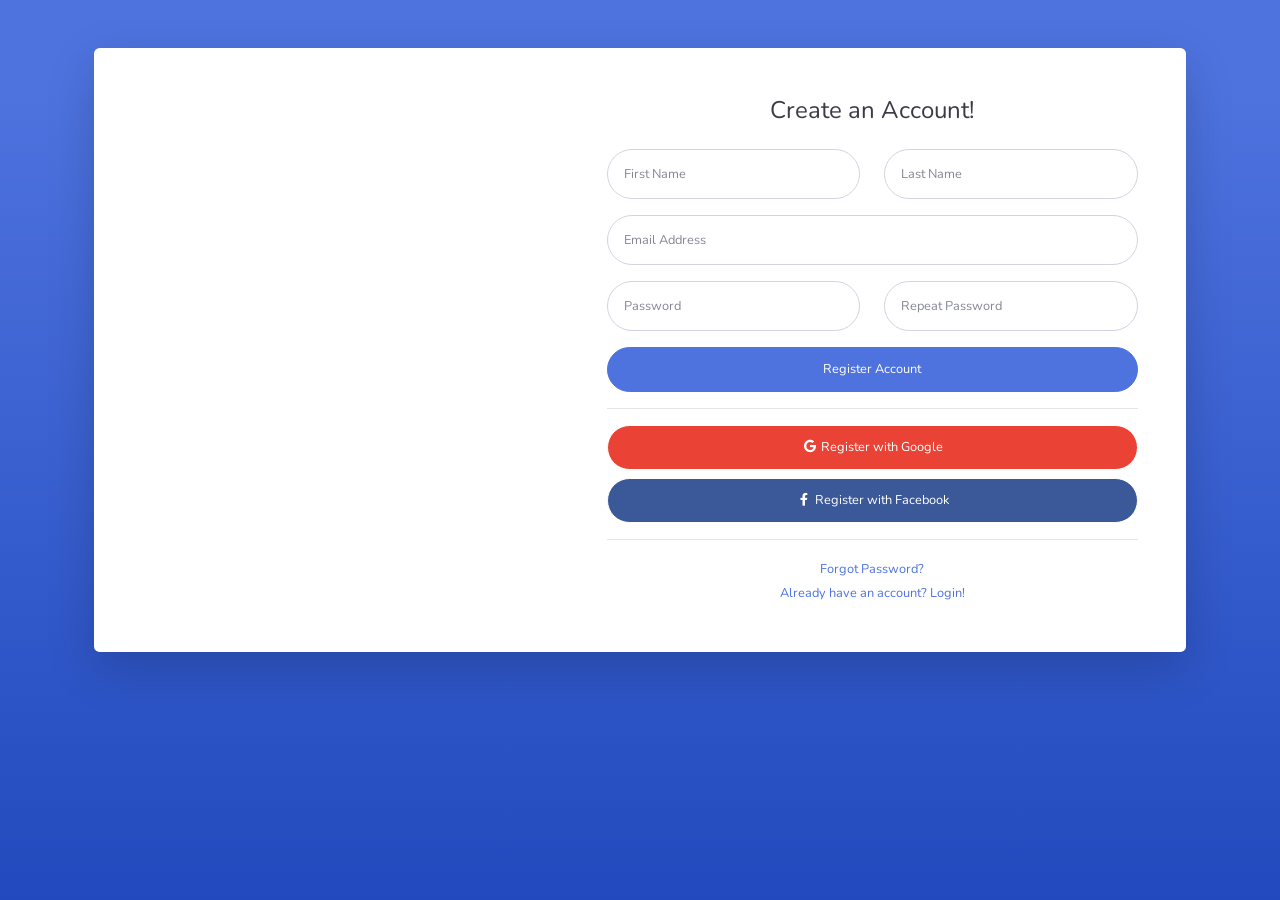
<file: Back-Office/register.html>
<!DOCTYPE html>
<html lang="en">

<head>

    <meta charset="utf-8">
    <meta http-equiv="X-UA-Compatible" content="IE=edge">
    <meta name="viewport" content="width=device-width, initial-scale=1, shrink-to-fit=no">
    <meta name="description" content="">
    <meta name="author" content="">

    <title>SB Admin 2 - Register</title>

    <!-- Custom fonts for this template-->
    <link href="vendor/fontawesome-free/css/all.min.css" rel="stylesheet" type="text/css">
    <link
        href="https://fonts.googleapis.com/css?family=Nunito:200,200i,300,300i,400,400i,600,600i,700,700i,800,800i,900,900i"
        rel="stylesheet">

    <!-- Custom styles for this template-->
    <link href="css/sb-admin-2.min.css" rel="stylesheet">

</head>

<body class="bg-gradient-primary">

    <div class="container">

        <div class="card o-hidden border-0 shadow-lg my-5">
            <div class="card-body p-0">
                <!-- Nested Row within Card Body -->
                <div class="row">
                    <div class="col-lg-5 d-none d-lg-block bg-register-image"></div>
                    <div class="col-lg-7">
                        <div class="p-5">
                            <div class="text-center">
                                <h1 class="h4 text-gray-900 mb-4">Create an Account!</h1>
                            </div>
                            <form class="user">
                                <div class="form-group row">
                                    <div class="col-sm-6 mb-3 mb-sm-0">
                                        <input type="text" class="form-control form-control-user" id="exampleFirstName"
                                            placeholder="First Name">
                                    </div>
                                    <div class="col-sm-6">
                                        <input type="text" class="form-control form-control-user" id="exampleLastName"
                                            placeholder="Last Name">
                                    </div>
                                </div>
                                <div class="form-group">
                                    <input type="email" class="form-control form-control-user" id="exampleInputEmail"
                                        placeholder="Email Address">
                                </div>
                                <div class="form-group row">
                                    <div class="col-sm-6 mb-3 mb-sm-0">
                                        <input type="password" class="form-control form-control-user"
                                            id="exampleInputPassword" placeholder="Password">
                                    </div>
                                    <div class="col-sm-6">
                                        <input type="password" class="form-control form-control-user"
                                            id="exampleRepeatPassword" placeholder="Repeat Password">
                                    </div>
                                </div>
                                <a href="login.html" class="btn btn-primary btn-user btn-block">
                                    Register Account
                                </a>
                                <hr>
                                <a href="index.html" class="btn btn-google btn-user btn-block">
                                    <i class="fab fa-google fa-fw"></i> Register with Google
                                </a>
                                <a href="index.html" class="btn btn-facebook btn-user btn-block">
                                    <i class="fab fa-facebook-f fa-fw"></i> Register with Facebook
                                </a>
                            </form>
                            <hr>
                            <div class="text-center">
                                <a class="small" href="forgot-password.html">Forgot Password?</a>
                            </div>
                            <div class="text-center">
                                <a class="small" href="login.html">Already have an account? Login!</a>
                            </div>
                        </div>
                    </div>
                </div>
            </div>
        </div>

    </div>

    <!-- Bootstrap core JavaScript-->
    <script src="vendor/jquery/jquery.min.js"></script>
    <script src="vendor/bootstrap/js/bootstrap.bundle.min.js"></script>

    <!-- Core plugin JavaScript-->
    <script src="vendor/jquery-easing/jquery.easing.min.js"></script>

    <!-- Custom scripts for all pages-->
    <script src="js/sb-admin-2.min.js"></script>

</body>

</html>
</file>
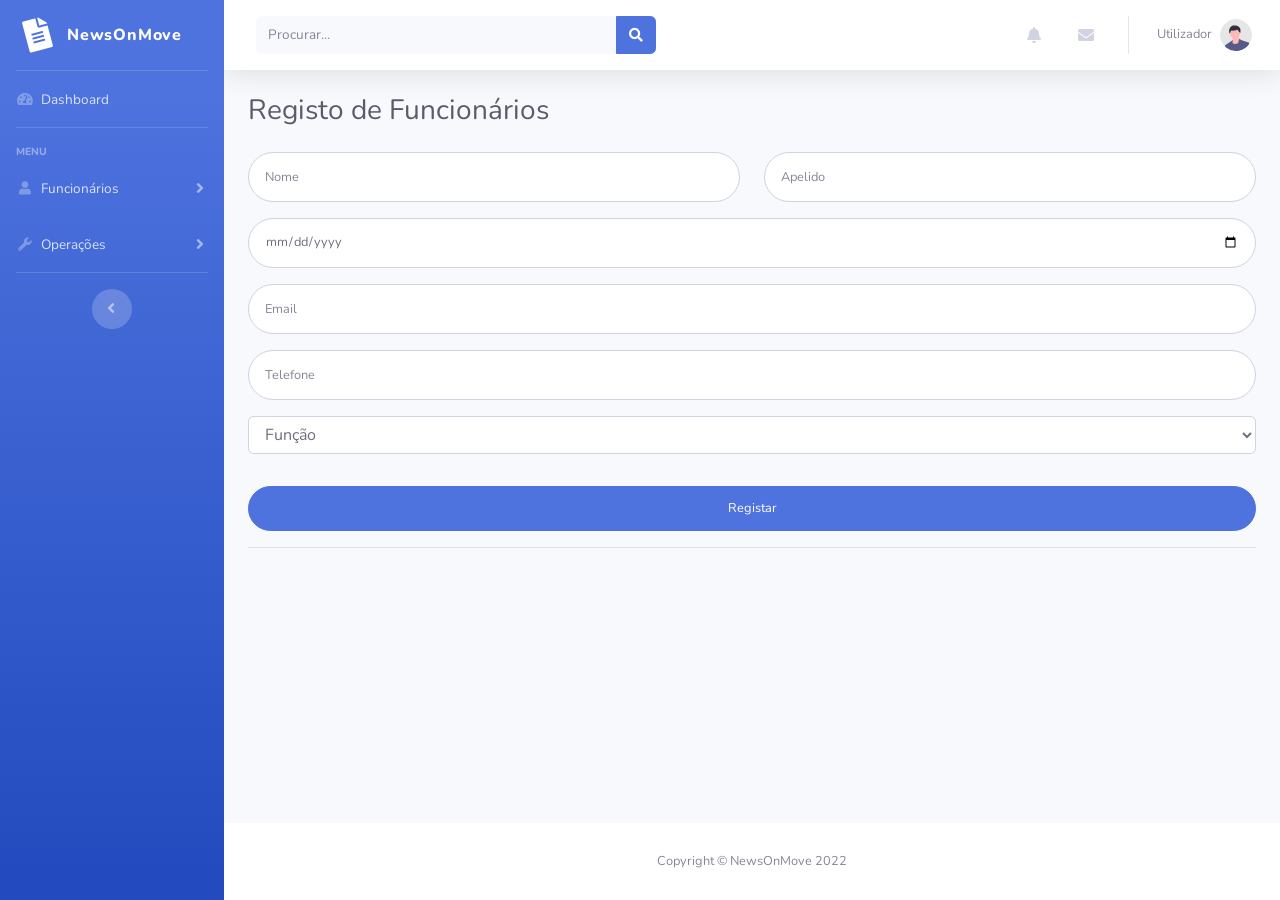
<file: Back-Office/registoFunc.html>
<!DOCTYPE html>
<html lang="pt">

<head>

    <meta charset="utf-8">
    <meta http-equiv="X-UA-Compatible" content="IE=edge">
    <meta name="viewport" content="width=device-width, initial-scale=1, shrink-to-fit=no">
    <meta name="description" content="">
    <meta name="author" content="">

    <title>NewsOnMove</title>

    <!-- Custom fonts for this template-->
    <link href="vendor/fontawesome-free/css/all.min.css" rel="stylesheet" type="text/css">
    <link
        href="https://fonts.googleapis.com/css?family=Nunito:200,200i,300,300i,400,400i,600,600i,700,700i,800,800i,900,900i"
        rel="stylesheet">

    <!-- Custom styles for this template-->
    <link href="css/sb-admin-2.min.css" rel="stylesheet">

</head>

<body id="page-top">

    <!-- Page Wrapper -->
    <div id="wrapper">

        <!-- Sidebar -->
        <ul class="navbar-nav bg-gradient-primary sidebar sidebar-dark accordion" id="accordionSidebar">

            <!-- Sidebar - Brand -->
            <a class="sidebar-brand d-flex align-items-center justify-content-center" href="index.html">
                <div class="sidebar-brand-icon rotate-n-15">
                    <i class="fas fa-file-alt"></i>
                </div>
                <div class="sidebar-brand-text mx-3">NewsOnMove</sup></div>
            </a>

            <!-- Divider -->
            <hr class="sidebar-divider my-0">

            <!-- Nav Item - Dashboard -->
            <li class="nav-item">
                <a class="nav-link" href="index.html">
                    <i class="fas fa-fw fa-tachometer-alt"></i>
                    <span>Dashboard</span></a>
            </li>

           <!-- Divider -->
           <hr class="sidebar-divider">

           <!-- Heading -->
           <div class="sidebar-heading">
               Menu
           </div>

           <!-- Nav Item - Funcionarios Collapse Menu -->
           <li class="nav-item">
               <a class="nav-link collapsed" href="#" data-toggle="collapse" data-target="#collapseTwo"
                   aria-expanded="true" aria-controls="collapseTwo">
                   <i class="fas fa-fw fa-user"></i>
                   <span>Funcionários</span>
               </a>
               <div id="collapseTwo" class="collapse" aria-labelledby="headingTwo" data-parent="#accordionSidebar">
                   <div class="bg-white py-2 collapse-inner rounded">
                       <a class="collapse-item" href="registoFunc.html">Registar</a>
                   </div>
               </div>
           </li>

           <!-- Nav Item - Operações Collapse Menu -->
           <li class="nav-item">
            <a class="nav-link collapsed" href="#" data-toggle="collapse" data-target="#collapseUtilities"
                aria-expanded="true" aria-controls="collapseUtilities">
                <i class="fas fa-fw fa-wrench"></i>
                <span>Operações</span>
            </a>
            <div id="collapseUtilities" class="collapse" aria-labelledby="headingUtilities"
                data-parent="#accordionSidebar">
                <div class="bg-white py-2 collapse-inner rounded">
                    <a class="collapse-item" href="blank.html">Registar</a>
                </div>
            </div>
        </li>

            <!-- Divider -->
            <hr class="sidebar-divider d-none d-md-block">

            <!-- Sidebar Toggler (Sidebar) -->
            <div class="text-center d-none d-md-inline">
                <button class="rounded-circle border-0" id="sidebarToggle"></button>
            </div>

        </ul>
        <!-- End of Sidebar -->

        <!-- Content Wrapper -->
        <div id="content-wrapper" class="d-flex flex-column">

            <!-- Main Content -->
            <div id="content">

                <!-- Topbar -->
                <nav class="navbar navbar-expand navbar-light bg-white topbar mb-4 static-top shadow">

                    <!-- Sidebar Toggle (Topbar) -->
                    <button id="sidebarToggleTop" class="btn btn-link d-md-none rounded-circle mr-3">
                        <i class="fa fa-bars"></i>
                    </button>

                    <!-- Topbar Search -->
                    <form
                        class="d-none d-sm-inline-block form-inline mr-auto ml-md-3 my-2 my-md-0 mw-100 navbar-search">
                        <div class="input-group">
                            <input type="text" class="form-control bg-light border-0 small" placeholder="Procurar..."
                                aria-label="Search" aria-describedby="basic-addon2">
                            <div class="input-group-append">
                                <button class="btn btn-primary" type="button">
                                    <i class="fas fa-search fa-sm"></i>
                                </button>
                            </div>
                        </div>
                    </form>

                    <!-- Topbar Navbar -->
                    <ul class="navbar-nav ml-auto">

                        <!-- Nav Item - Search Dropdown (Visible Only XS) -->
                        <li class="nav-item dropdown no-arrow d-sm-none">
                            <a class="nav-link dropdown-toggle" href="#" id="searchDropdown" role="button"
                                data-toggle="dropdown" aria-haspopup="true" aria-expanded="false">
                                <i class="fas fa-search fa-fw"></i>
                            </a>
                            <!-- Dropdown - Messages -->
                            <div class="dropdown-menu dropdown-menu-right p-3 shadow animated--grow-in"
                                aria-labelledby="searchDropdown">
                                <form class="form-inline mr-auto w-100 navbar-search">
                                    <div class="input-group">
                                        <input type="text" class="form-control bg-light border-0 small"
                                            placeholder="Procurar..." aria-label="Search"
                                            aria-describedby="basic-addon2">
                                        <div class="input-group-append">
                                            <button class="btn btn-primary" type="button">
                                                <i class="fas fa-search fa-sm"></i>
                                            </button>
                                        </div>
                                    </div>
                                </form>
                            </div>
                        </li>

                        <!-- Nav Item - Alerts -->
                        <li class="nav-item dropdown no-arrow mx-1">
                            <a class="nav-link dropdown-toggle" href="#" id="alertsDropdown" role="button"
                                data-toggle="dropdown" aria-haspopup="true" aria-expanded="false">
                                <i class="fas fa-bell fa-fw"></i>
                                <!-- Counter - Alerts -->
                                <span class="badge badge-danger badge-counter"></span>
                            </a>
                            <!-- Dropdown - Alerts -->
                            <div class="dropdown-list dropdown-menu dropdown-menu-right shadow animated--grow-in"
                                aria-labelledby="alertsDropdown">
                                <h6 class="dropdown-header">
                                    Centro de Alertas
                                </h6>
                                <a class="dropdown-item text-center small text-gray-500" href="#">Mais Alertas...</a>
                            </div>
                        </li>

                        <!-- Nav Item - Messages -->
                        <li class="nav-item dropdown no-arrow mx-1">
                            <a class="nav-link dropdown-toggle" href="#" id="messagesDropdown" role="button"
                                data-toggle="dropdown" aria-haspopup="true" aria-expanded="false">
                                <i class="fas fa-envelope fa-fw"></i>
                                <!-- Counter - Messages -->
                                <span class="badge badge-danger badge-counter"></span>
                            </a>
                            <!-- Dropdown - Messages -->
                            <div class="dropdown-list dropdown-menu dropdown-menu-right shadow animated--grow-in"
                                aria-labelledby="messagesDropdown">
                                <h6 class="dropdown-header">
                                    Centro de Mensagens
                                </h6>
                                <a class="dropdown-item text-center small text-gray-500" href="#">Mais Mensagens...</a>
                            </div>
                        </li>

                        <div class="topbar-divider d-none d-sm-block"></div>

                        <!-- Nav Item - User Information -->
                        <li class="nav-item dropdown no-arrow">
                            <a class="nav-link dropdown-toggle" href="#" id="userDropdown" role="button"
                                data-toggle="dropdown" aria-haspopup="true" aria-expanded="false">
                                <span class="mr-2 d-none d-lg-inline text-gray-600 small">Utilizador</span>
                                <img class="img-profile rounded-circle"
                                    src="img/undraw_profile.svg">
                            </a>
                            <!-- Dropdown - User Information -->
                            <div class="dropdown-menu dropdown-menu-right shadow animated--grow-in"
                                aria-labelledby="userDropdown">
                                <a class="dropdown-item" href="#">
                                    <i class="fas fa-user fa-sm fa-fw mr-2 text-gray-400"></i>
                                    Perfil
                                </a>
                                <a class="dropdown-item" href="#">
                                    <i class="fas fa-cogs fa-sm fa-fw mr-2 text-gray-400"></i>
                                    Definições
                                </a>
                                <a class="dropdown-item" href="#">
                                    <i class="fas fa-list fa-sm fa-fw mr-2 text-gray-400"></i>
                                    Registo de Atividades
                                </a>
                                <div class="dropdown-divider"></div>
                                <a class="dropdown-item" href="#" data-toggle="modal" data-target="#logoutModal">
                                    <i class="fas fa-sign-out-alt fa-sm fa-fw mr-2 text-gray-400"></i>
                                    Logout
                                </a>
                            </div>
                        </li>

                    </ul>

                </nav>
                <!-- End of Topbar -->

                <!-- Begin Page Content -->
                <div class="container-fluid">

                    <!-- Page Heading -->
                    <h1 class="h3 mb-4 text-gray-800">Registo de Funcionários</h1>
                    <form class="user">
                        <div class="form-group row">
                            <div class="col-sm-6 mb-3 mb-sm-0">
                                <input type="text" class="form-control form-control-user" id="FirstName"
                                    placeholder="Nome">
                            </div>
                            <div class="col-sm-6">
                                <input type="text" class="form-control form-control-user" id="LastName"
                                    placeholder="Apelido">
                            </div>
                        </div>
                        <div class="form-group">
                            <input type="date" class="form-control form-control-user" id="DataNasc"
                                placeholder="Data de Nascimento">
                        </div>
                        <div class="form-group">
                            <input type="email" class="form-control form-control-user" id="Email"
                                placeholder="Email">
                        </div>
                        <div class="form-group">
                            <input type="number" class="form-control form-control-user" id="Telefone"
                                placeholder="Telefone">
                        </div>
                        <div class="form-group">
                            <select class="form-control" class="form-control form-control-user" id="Funcao">
                                <option selected>Função</option>
                                <option value="reporter">Reporter</option>
                                <option value="fotografo">Fotografo</option>
                                <option value="cameraman">Cameraman</option>
                            </select>
                        </div>
                        <div class="form-group row">
                        </div>
                        <a href="index.html" class="btn btn-primary btn-user btn-block" onclick="guardarFunc()">
                            Registar
                        </a>
                        <hr>
                    </form>

                </div>
                <!-- /.container-fluid -->

            </div>
            <!-- End of Main Content -->

            <!-- Footer -->
            <footer class="sticky-footer bg-white">
                <div class="container my-auto">
                    <div class="copyright text-center my-auto">
                        <span>Copyright &copy; NewsOnMove 2022</span>
                    </div>
                </div>
            </footer>
            <!-- End of Footer -->

        </div>
        <!-- End of Content Wrapper -->

    </div>
    <!-- End of Page Wrapper -->

    <!-- Scroll to Top Button-->
    <a class="scroll-to-top rounded" href="#page-top">
        <i class="fas fa-angle-up"></i>
    </a>

    <!-- Logout Modal-->
    <div class="modal fade" id="logoutModal" tabindex="-1" role="dialog" aria-labelledby="exampleModalLabel"
        aria-hidden="true">
        <div class="modal-dialog" role="document">
            <div class="modal-content">
                <div class="modal-header">
                    <h5 class="modal-title" id="exampleModalLabel">Ready to Leave?</h5>
                    <button class="close" type="button" data-dismiss="modal" aria-label="Close">
                        <span aria-hidden="true">×</span>
                    </button>
                </div>
                <div class="modal-body">Select "Logout" below if you are ready to end your current session.</div>
                <div class="modal-footer">
                    <button class="btn btn-secondary" type="button" data-dismiss="modal">Cancel</button>
                    <a class="btn btn-primary" href="login.html">Logout</a>
                </div>
            </div>
        </div>
    </div>

    <!-- Bootstrap core JavaScript-->
    <script src="vendor/jquery/jquery.min.js"></script>
    <script src="vendor/bootstrap/js/bootstrap.bundle.min.js"></script>

    <!-- Core plugin JavaScript-->
    <script src="vendor/jquery-easing/jquery.easing.min.js"></script>

    <!-- Custom scripts for all pages-->
    <script src="js/sb-admin-2.min.js"></script>

    <!-- JS Test -->

</body>

</html>
</file>
